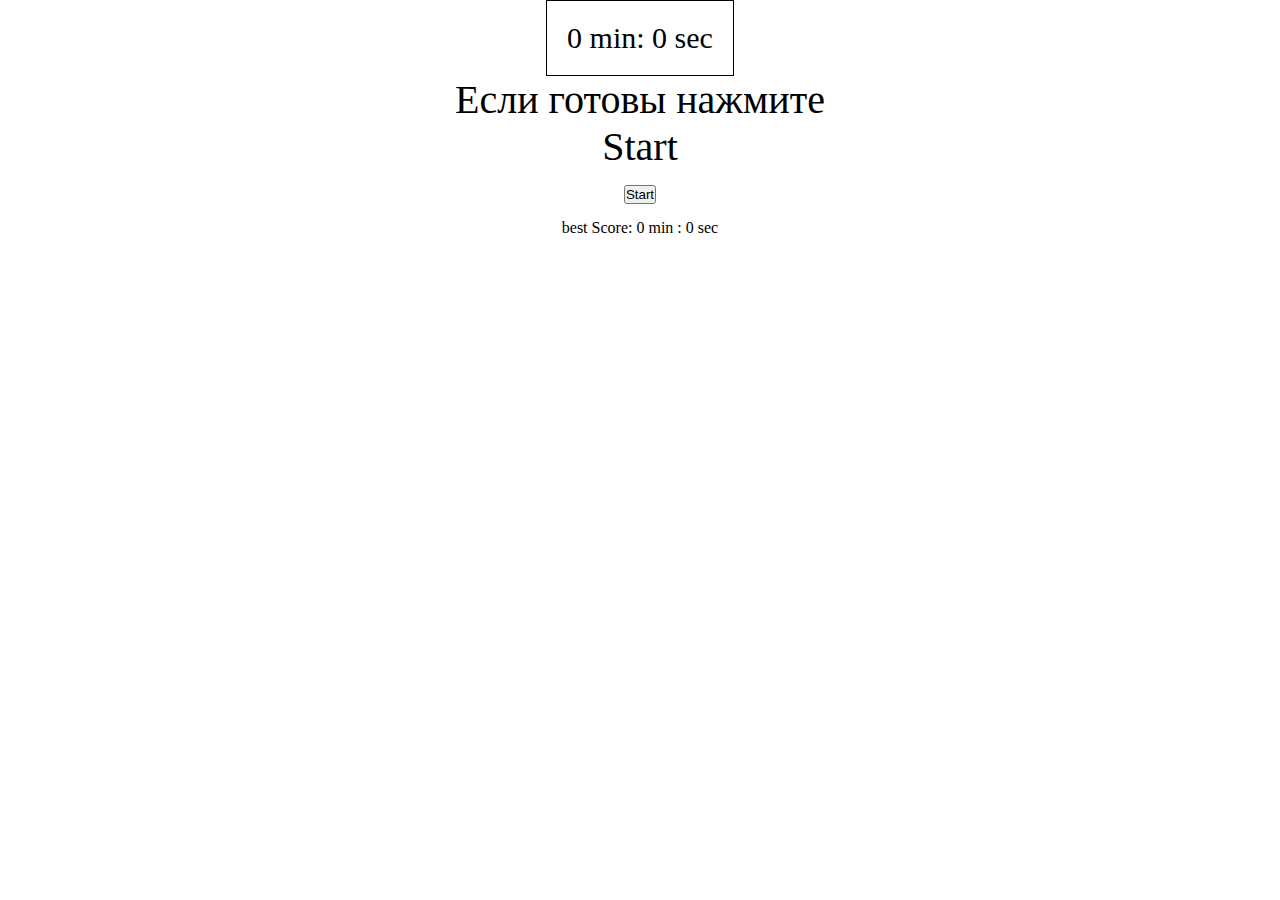
<file: dombrovskiy_a-m10/index.html>
<!DOCTYPE html>
<html lang="en">
<head>
    <meta charset="UTF-8">
    <meta name="viewport" content="width=device-width, initial-scale=1.0">
    <meta http-equiv="X-UA-Compatible" content="ie=edge">
    <title>Document</title>
    <link rel="stylesheet" href="style.css">
</head>
<body>
    <div class="block">
        <p class="timer"></p>
        <p class="string">Если готовы нажмите Start</p>
        <button class="start" type="button">Start</button>
        <span class="score">best Score: <span class="bestScore"></span></span>
    </div>
    <script type="text/javascript" src="main.js"></script>
</body>
</html>
</file>
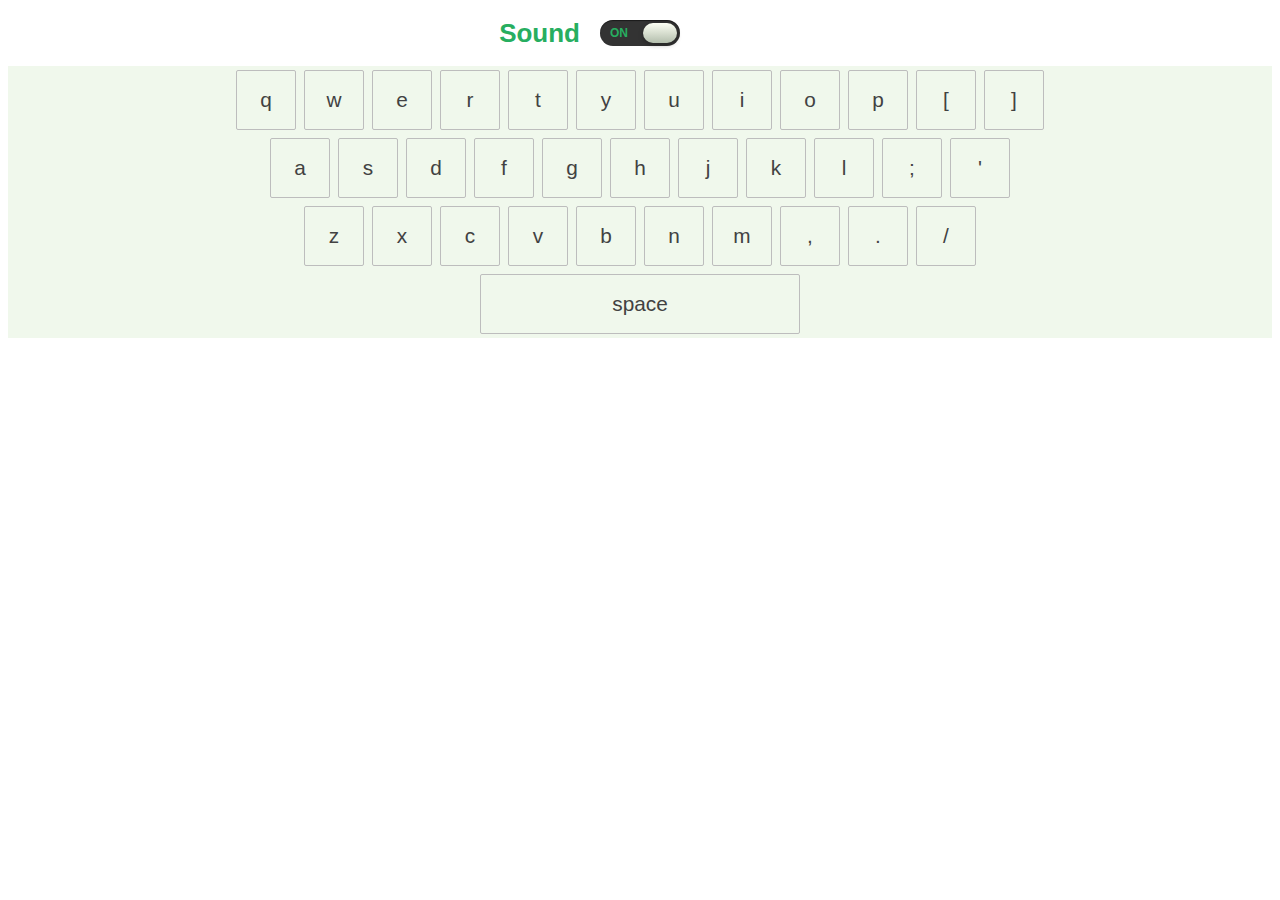
<file: dombrovskiy_a-m8/index.html>
<!DOCTYPE html>
<html lang="en">

<head>
	<meta charset="UTF-8">
	<meta name="viewport" content="width=device-width, initial-scale=1.0">
	<meta http-equiv="X-UA-Compatible" content="ie=edge">
	<title>Document</title>
	<link rel="stylesheet" href="style.css">
</head>

<body>
	<div class="slideThree">
		<input type="checkbox" value="None" id="slideThree" name="check" checked />
		<label for="slideThree"></label>
		<span>Sound</span>
	</div>
	<div class="keyboard">
		<div class="keyboard__row">
			<button class="keyboard__btn" data-note="do">q</button>
			<button class="keyboard__btn" data-note="re">w</button>
			<button class="keyboard__btn" data-note="mi">e</button>
			<button class="keyboard__btn" data-note="fa">r</button>
			<button class="keyboard__btn" data-note="sol">t</button>
			<button class="keyboard__btn" data-note="la">y</button>
			<button class="keyboard__btn" data-note="la">u</button>
			<button class="keyboard__btn" data-note="sol">i</button>
			<button class="keyboard__btn" data-note="fa">o</button>
			<button class="keyboard__btn" data-note="mi">p</button>
			<button class="keyboard__btn" data-note="re">[</button>
			<button class="keyboard__btn" data-note="do">]</button>
		</div>
		<div class="keyboard__row">
			<button class="keyboard__btn" data-note="do">a</button>
			<button class="keyboard__btn" data-note="re">s</button>
			<button class="keyboard__btn" data-note="mi">d</button>
			<button class="keyboard__btn" data-note="fa">f</button>
			<button class="keyboard__btn" data-note="sol">g</button>
			<button class="keyboard__btn" data-note="la">h</button>
			<button class="keyboard__btn" data-note="la">j</button>
			<button class="keyboard__btn" data-note="sol">k</button>
			<button class="keyboard__btn" data-note="fa">l</button>
			<button class="keyboard__btn" data-note="mi">;</button>
			<button class="keyboard__btn" data-note="re">'</button>
		</div>
		<div class="keyboard__row">
			<button class="keyboard__btn" data-note="do">z</button>
			<button class="keyboard__btn" data-note="re">x</button>
			<button class="keyboard__btn" data-note="mi">c</button>
			<button class="keyboard__btn" data-note="fa">v</button>
			<button class="keyboard__btn" data-note="sol">b</button>
			<button class="keyboard__btn" data-note="sol">n</button>
			<button class="keyboard__btn" data-note="fa">m</button>
			<button class="keyboard__btn" data-note="mi">,</button>
			<button class="keyboard__btn" data-note="re">.</button>
			<button class="keyboard__btn" data-note="do">/</button>
		</div>
		<div class="keyboard__row">
			<button class="keyboard__btn keyboard__btn--space" data-note="do">space</button>
		</div>
	</div>
	<audio class="sonidos" src="https://s3-us-west-2.amazonaws.com/s.cdpn.io/742140/C.mp3" data-note="do"></audio>
	<audio class="sonidos" src="https://s3-us-west-2.amazonaws.com/s.cdpn.io/742140/D.mp3" data-note="re"></audio>
	<audio class="sonidos" src="https://s3-us-west-2.amazonaws.com/s.cdpn.io/742140/E.mp3" data-note="mi"></audio>
	<audio class="sonidos" src="https://s3-us-west-2.amazonaws.com/s.cdpn.io/742140/F.mp3" data-note="fa"></audio>
	<audio class="sonidos" src="https://s3-us-west-2.amazonaws.com/s.cdpn.io/742140/G.mp3" data-note="sol"></audio>
	<audio class="sonidos" src="https://s3-us-west-2.amazonaws.com/s.cdpn.io/742140/A.mp3" data-note="la"></audio>
	<audio class="sonidos" src="https://s3-us-west-2.amazonaws.com/s.cdpn.io/742140/B.mp3" data-note="si"></audio>

	<script type="text/javascript" src="script.js">

	</script>
</body>

</html>
</file>
<file: dombrovskiy_a-m10/style.css>
*{
    margin: 0;
    padding: 0;
}

.timer{
    border: 1px solid black;
    font-size: 30px;
    padding: 20px;
}

.block{
    display: flex;
    align-items: center;
    flex-direction: column;
    margin: 0 auto;
    width: 400px;
}

.string{
    font-size: 40px;
    text-align: center;
}

.start{
    margin: 15px 0px;
    display: block;
}
</file>
<file: dombrovskiy_a-m8/style.css>
.keyboard {
    background: rgba(106, 191, 64, 0.1);
}



.keyboard__row {
    display: flex;
    justify-content: center;
    padding: .25rem;
}

.keyboard__btn {
    display: block;
    padding: 0;
    width: 3.75rem;
    height: 3.75rem;
    margin-right: .5rem;
    border: 1px solid #bdbdbd;
    border-radius: .125rem;
    background-color: transparent;
    font-size: 1.3rem;
    -webkit-user-select: none;
    -moz-user-select: none;
    -ms-user-select: none;
    user-select: none;
    color: #424242;
}

.keyboard__btn--active {
    border: 1px solid transparent;
    background-color: #03a9f4;
    color: #fff;
}

.keyboard__btn:last-child {
    margin-right: 0;
}

.keyboard__btn--space {
    width: 20rem;
}

.slideThree {
    width: 80px;
    height: 26px;
    background: #333;
    margin: 20px auto;
    position: relative;
    border-radius: 50px;
    box-shadow: inset 0px 1px 1px rgba(0, 0, 0, 0.5), 0px 1px 0px rgba(255, 255, 255, 0.2);
}

.slideThree:after {
    content: 'OFF';
    color: #000;
    position: absolute;
    right: 10px;
    z-index: 0;
    font: 12px/26px Arial, sans-serif;
    font-weight: bold;
    text-shadow: 1px 1px 0px rgba(255, 255, 255, 0.15);
}

.slideThree:before {
    content: 'ON';
    color: #27ae60;
    position: absolute;
    left: 10px;
    z-index: 0;
    font: 12px/26px Arial, sans-serif;
    font-weight: bold;
}

.slideThree label {
    display: block;
    width: 34px;
    height: 20px;
    cursor: pointer;
    position: absolute;
    top: 3px;
    left: 3px;
    z-index: 1;
    background: #fcfff4;
    background: -webkit-linear-gradient(top, #fcfff4 0%, #dfe5d7 40%, #b3bead 100%);
    background: linear-gradient(top, #fcfff4 0%, #dfe5d7 40%, #b3bead 100%);
    border-radius: 50px;
    -webkit-transition: all 0.4s ease;
    transition: all 0.4s ease;
    box-shadow: 0px 2px 5px 0px rgba(0, 0, 0, 0.3);
}

.slideThree input[type=checkbox] {
    visibility: hidden;
}

.slideThree input[type=checkbox]:checked+label {
    left: 43px;
}

.slideThree span {
    position: absolute;
    top: -2px;
    right: 100px;
    color: #27ae60;
    font: 26px Arial, sans-serif;
    font-weight: bold;
}
</file>
